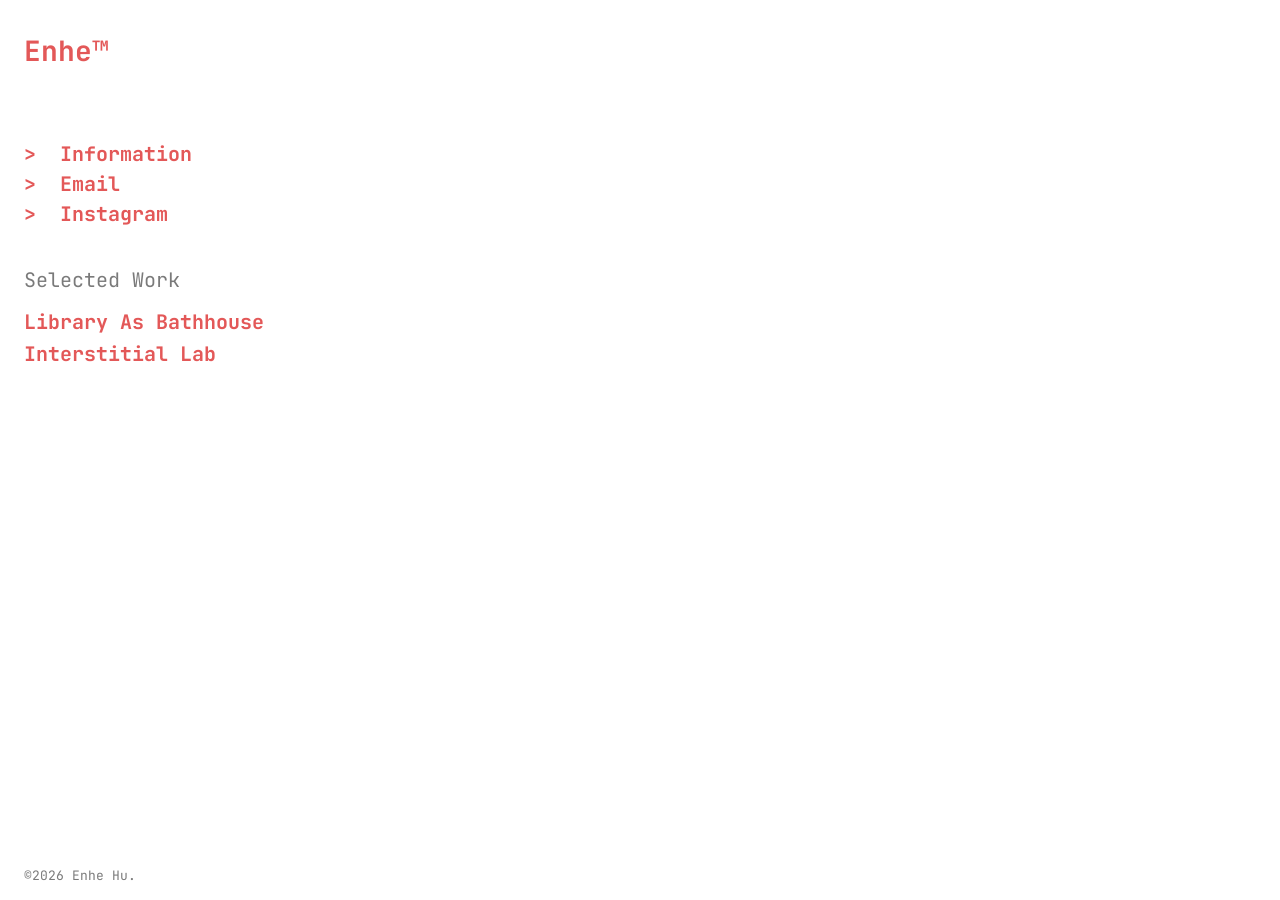
<file: index.html>
<!DOCTYPE html>
<html lang="en">
<head>
<meta charset="UTF-8">
<meta name="viewport" content="width=device-width, initial-scale=1.0">
<title>Enhe Hu — Portfolio</title>
<meta name="description" content="Enhe Hu — architecture &amp; design portfolio.">
<link rel="preconnect" href="https://fonts.googleapis.com">
<link rel="preconnect" href="https://fonts.gstatic.com" crossorigin>
<link href="https://fonts.googleapis.com/css2?family=JetBrains+Mono:wght@400;700&display=swap" rel="stylesheet">
<link rel="stylesheet" href="assets/css/style.css">
</head>
<body>
  <header class="site-header">
    <a href="index.html" class="logo">Enhe™</a>
  </header>

  <main class="home-main">
    <ul class="nav-links">
      <li><span class="arrow">&gt;</span> <a href="cv.html">Information</a></li>
      <li><span class="arrow">&gt;</span> <a href="contact.html">Email</a></li>
      <li><span class="arrow">&gt;</span> <a href="https://instagram.com/" target="_blank" rel="noopener">Instagram</a></li>
    </ul>

    <p class="selected-work-label">Selected Work</p>
    <ol class="work-list">
      <li><a href="library-as-bathhouse.html">Library As Bathhouse</a></li>
      <li><a href="interstitial-lab.html">Interstitial Lab</a></li>
    </ol>
  </main>

  <footer class="site-footer">©2026 Enhe Hu.</footer>
</body>
</html>
</file>
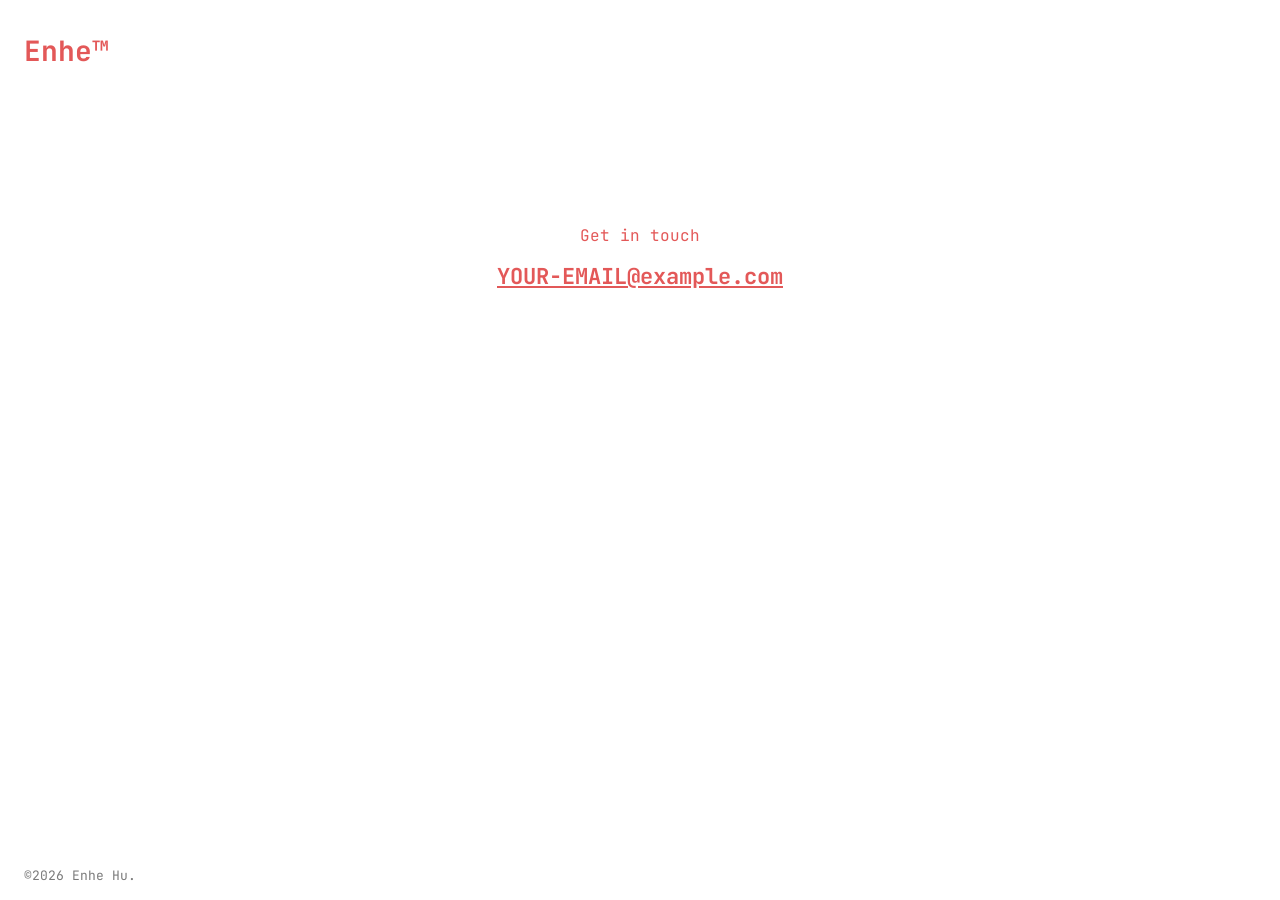
<file: contact.html>
<!DOCTYPE html>
<html lang="en">
<head>
<meta charset="UTF-8">
<meta name="viewport" content="width=device-width, initial-scale=1.0">
<title>Contact — Enhe Hu</title>
<link rel="preconnect" href="https://fonts.googleapis.com">
<link rel="preconnect" href="https://fonts.gstatic.com" crossorigin>
<link href="https://fonts.googleapis.com/css2?family=JetBrains+Mono:wght@400;700&display=swap" rel="stylesheet">
<link rel="stylesheet" href="assets/css/style.css">
</head>
<body>
  <!--
    NOTE: the original Cargo "Email" link opened a hosted contact form that
    posted through Cargo's own backend — that backend won't exist once you
    leave Cargo. GitHub Pages can't run server-side form handlers, so this
    is replaced with a plain mailto: link. Swap YOUR-EMAIL@example.com below
    for the address you want visitors to reach. If you want an actual
    in-page form instead of mailto, free options are Formspree or
    Getform (both have a free tier and work on static sites).
  -->
  <header class="site-header">
    <a href="index.html" class="logo">Enhe™</a>
  </header>

  <main class="contact-page">
    <p>Get in touch</p>
    <a class="email" href="mailto:YOUR-EMAIL@example.com">YOUR-EMAIL@example.com</a>
  </main>

  <footer class="site-footer">©2026 Enhe Hu.</footer>
</body>
</html>
</file>
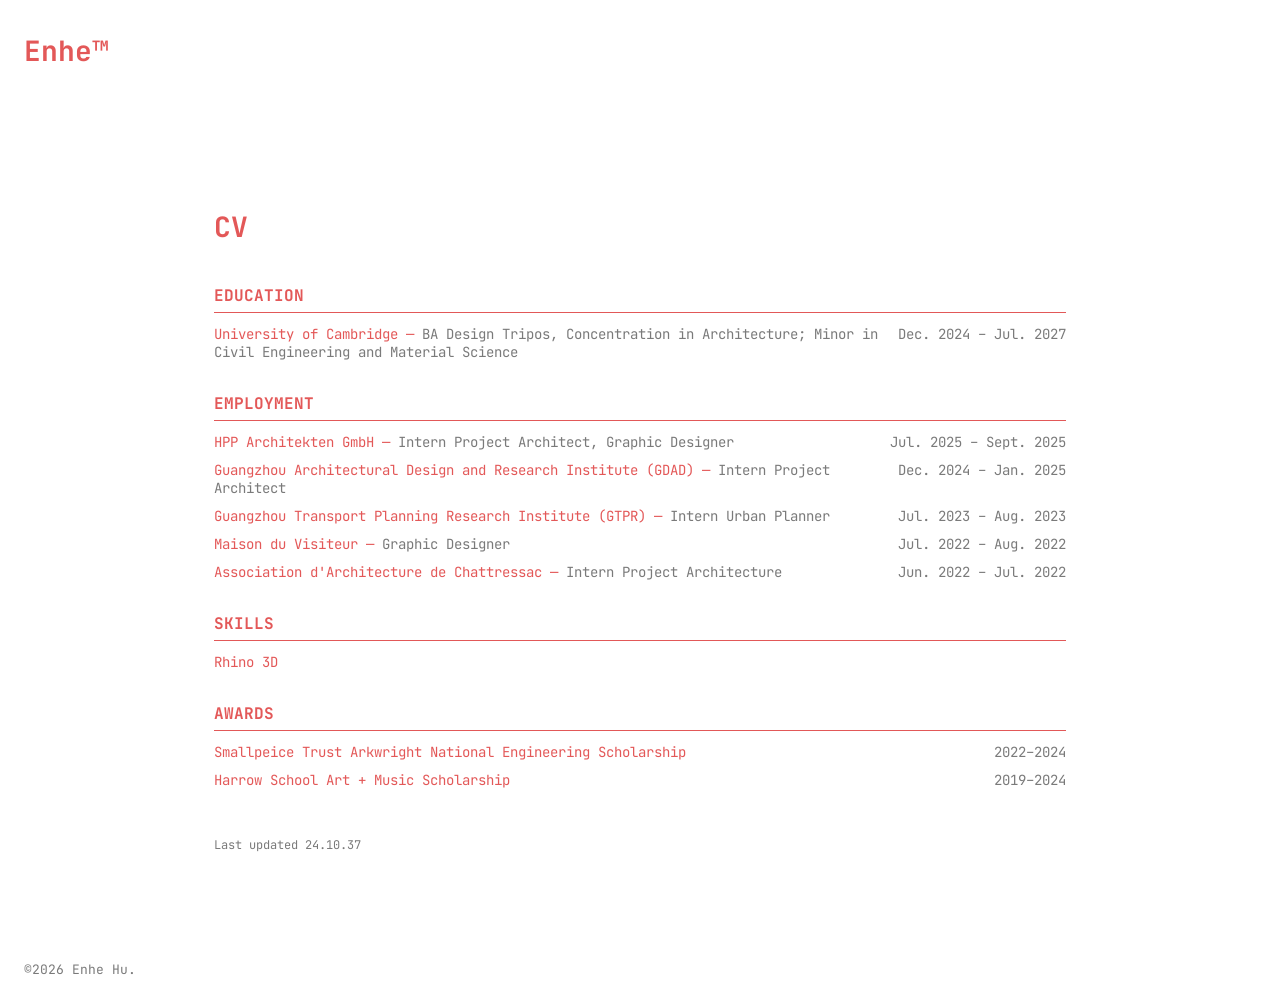
<file: cv.html>
<!DOCTYPE html>
<html lang="en">
<head>
<meta charset="UTF-8">
<meta name="viewport" content="width=device-width, initial-scale=1.0">
<title>Information — Enhe Hu</title>
<link rel="preconnect" href="https://fonts.googleapis.com">
<link rel="preconnect" href="https://fonts.gstatic.com" crossorigin>
<link href="https://fonts.googleapis.com/css2?family=JetBrains+Mono:wght@400;700&display=swap" rel="stylesheet">
<link rel="stylesheet" href="assets/css/style.css">
</head>
<body>
  <header class="site-header">
    <a href="index.html" class="logo">Enhe™</a>
  </header>

  <main class="cv-page">
    <h1>CV</h1>

    <div class="cv-section">
      <h2>Education</h2>
      <div class="cv-entry">
        <span>University of Cambridge — <span class="role">BA Design Tripos, Concentration in Architecture; Minor in Civil Engineering and Material Science</span></span>
        <span class="date">Dec. 2024 – Jul. 2027</span>
      </div>
    </div>

    <div class="cv-section">
      <h2>Employment</h2>
      <div class="cv-entry">
        <span>HPP Architekten GmbH — <span class="role">Intern Project Architect, Graphic Designer</span></span>
        <span class="date">Jul. 2025 – Sept. 2025</span>
      </div>
      <div class="cv-entry">
        <span>Guangzhou Architectural Design and Research Institute (GDAD) — <span class="role">Intern Project Architect</span></span>
        <span class="date">Dec. 2024 – Jan. 2025</span>
      </div>
      <div class="cv-entry">
        <span>Guangzhou Transport Planning Research Institute (GTPR) — <span class="role">Intern Urban Planner</span></span>
        <span class="date">Jul. 2023 – Aug. 2023</span>
      </div>
      <div class="cv-entry">
        <span>Maison du Visiteur — <span class="role">Graphic Designer</span></span>
        <span class="date">Jul. 2022 – Aug. 2022</span>
      </div>
      <div class="cv-entry">
        <span>Association d'Architecture de Chattressac — <span class="role">Intern Project Architecture</span></span>
        <span class="date">Jun. 2022 – Jul. 2022</span>
      </div>
    </div>

    <div class="cv-section">
      <h2>Skills</h2>
      <div class="cv-entry"><span>Rhino 3D</span></div>
    </div>

    <div class="cv-section">
      <h2>Awards</h2>
      <div class="cv-entry"><span>Smallpeice Trust Arkwright National Engineering Scholarship</span><span class="date">2022–2024</span></div>
      <div class="cv-entry"><span>Harrow School Art + Music Scholarship</span><span class="date">2019–2024</span></div>
    </div>

    <p class="cv-updated">Last updated 24.10.37</p>
  </main>

  <footer class="site-footer">©2026 Enhe Hu.</footer>
</body>
</html>
</file>
<file: assets/css/style.css>
/* ==========================================================================
   Enhe Hu — Portfolio
   Rebuilt from the live chuckhu.org (Cargo) site.
   Font substitution note: the original site uses Cargo's licensed
   "Monument Grotesk Mono" webfont (served from type.cargo.site), which is
   not ours to redistribute. This rebuild uses a free equivalent
   (JetBrains Mono via Google Fonts, falling back to system monospace).
   ========================================================================== */

:root {
  --red: #d92020;
  --red-soft: rgba(217, 32, 32, 0.75);
  --gray: #7a7a7a;
  --bg: #ffffff;
  --bg-dark: #0d0d0d;
  --fg-dark: #f2f2f2;
  --mono: "JetBrains Mono", ui-monospace, SFMono-Regular, "Courier New", monospace;
  --max-w: 1600px;
}

* { box-sizing: border-box; }

html, body {
  margin: 0;
  padding: 0;
  background: var(--bg);
  color: var(--red-soft);
  font-family: var(--mono);
}

body {
  min-height: 100vh;
  display: flex;
  flex-direction: column;
}

a {
  color: var(--red-soft);
  text-decoration: none;
}
a:hover { text-decoration: underline; }

img { max-width: 100%; display: block; }

/* ---- Top bar / logo ---- */
.site-header {
  padding: 32px 24px 0;
}
.logo {
  font-size: 28px;
  font-weight: 700;
  color: var(--red-soft);
}

/* ---- Home page ---- */
.home-main {
  padding: 24px 24px 64px;
  max-width: var(--max-w);
}
.nav-links {
  list-style: none;
  margin: 48px 0 40px;
  padding: 0;
  font-weight: 700;
  font-size: 20px;
}
.nav-links li { margin-bottom: 4px; }
.nav-links .arrow { display: inline-block; width: 1.2em; }

.selected-work-label {
  color: var(--gray);
  font-size: 20px;
  margin-bottom: 16px;
}

.work-list {
  list-style: none;
  margin: 0;
  padding: 0;
  font-weight: 700;
  font-size: 20px;
}
.work-list li {
  margin-bottom: 6px;
}
.work-list a { display: inline-block; }

/* ---- Footer ---- */
.site-footer {
  margin-top: auto;
  padding: 16px 24px;
  font-size: 13px;
  color: var(--gray);
}

/* ---- Project pages ---- */
.project-hero {
  text-align: center;
  padding: 120px 24px 60px;
}
.project-hero h1 {
  font-size: 42px;
  letter-spacing: 1px;
  margin: 0 0 12px;
  text-transform: uppercase;
}
.project-hero p {
  margin: 0;
  font-size: 15px;
}

.project-section {
  max-width: var(--max-w);
  margin: 0 auto;
  padding: 40px 24px;
}
.project-section h2 {
  text-align: center;
  font-size: 30px;
  margin: 0 0 8px;
}
.project-section .subhead {
  text-align: center;
  color: var(--gray);
  margin: 0 0 32px;
}

.img-grid {
  display: grid;
  grid-template-columns: repeat(auto-fit, minmax(280px, 1fr));
  gap: 24px;
  margin: 24px 0;
}
.img-grid figure { margin: 0; }
figure { margin: 0 0 32px; }
figcaption {
  font-size: 13px;
  color: var(--gray);
  margin-top: 8px;
  text-align: center;
}

.hover-reveal { position: relative; }
.hover-reveal .caption-tag {
  font-size: 12px;
  color: var(--gray);
  text-align: center;
  margin-top: 6px;
}

.full-bleed { width: 100%; }

.next-project {
  text-align: center;
  padding: 60px 24px 100px;
}
.next-project .label {
  display: block;
  margin-bottom: 8px;
  font-size: 14px;
  color: var(--gray);
}
.next-project a {
  font-size: 32px;
  font-weight: 700;
  text-decoration: underline;
}

/* ---- CV / Information page ---- */
.cv-page {
  max-width: 900px;
  margin: 0 auto;
  padding: 120px 24px 80px;
}
.cv-page h1 { font-size: 28px; margin-bottom: 40px; }
.cv-section { margin-bottom: 32px; }
.cv-section h2 {
  font-size: 16px;
  text-transform: uppercase;
  border-bottom: 1px solid var(--red-soft);
  padding-bottom: 6px;
  margin-bottom: 12px;
}
.cv-entry {
  display: flex;
  justify-content: space-between;
  gap: 16px;
  margin-bottom: 10px;
  font-size: 14px;
}
.cv-entry .role { color: var(--gray); }
.cv-entry .date { white-space: nowrap; color: var(--gray); }
.cv-updated { font-size: 12px; color: var(--gray); margin-top: 48px; }

/* ---- Contact page ---- */
.contact-page {
  max-width: 600px;
  margin: 0 auto;
  padding: 140px 24px;
  text-align: center;
}
.contact-page a.email {
  font-size: 22px;
  font-weight: 700;
  text-decoration: underline;
}

/* ---- The Experience (dark interactive page) ---- */
.experience-page {
  background: var(--bg-dark);
  color: var(--fg-dark);
  flex: 1;
  display: flex;
  flex-direction: column;
}
.experience-page .site-header .logo { color: var(--red); }
.experience-main {
  flex: 1;
  display: flex;
  align-items: center;
  justify-content: center;
  padding: 40px 24px;
}
.experience-main img {
  max-width: 90vw;
  max-height: 70vh;
}
.experience-links {
  display: flex;
  justify-content: center;
  gap: 64px;
  padding: 0 24px 60px;
  flex-wrap: wrap;
}
.experience-links a {
  color: var(--fg-dark);
  font-size: 18px;
  text-decoration: underline;
}
.experience-note {
  text-align: center;
  color: #888;
  font-size: 12px;
  padding-bottom: 24px;
}

@media (max-width: 640px) {
  .project-hero h1 { font-size: 28px; }
  .nav-links, .work-list { font-size: 17px; }
}
</file>
